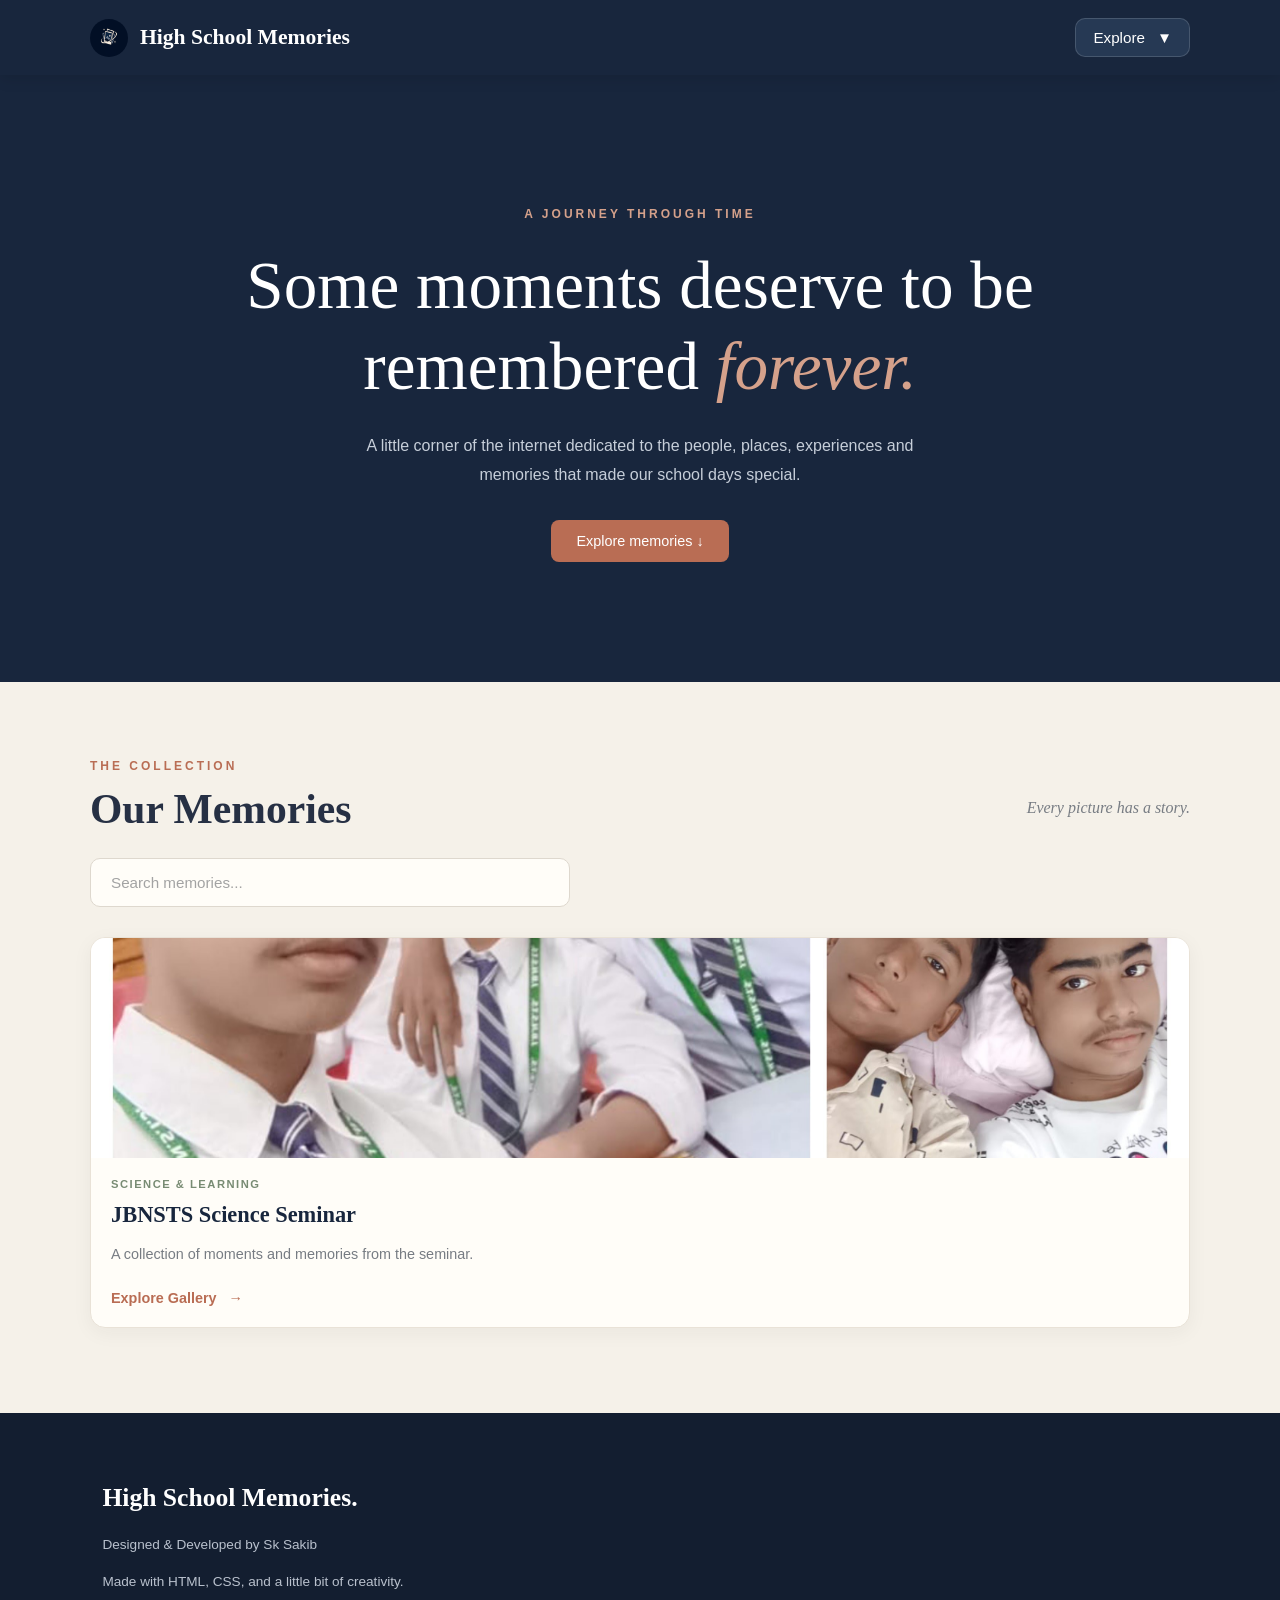
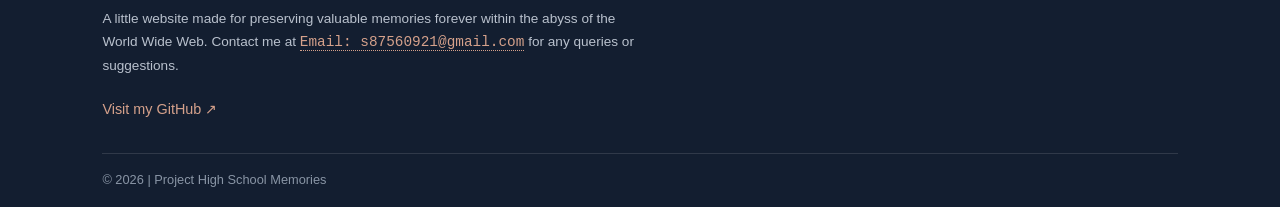
<file: index.html>
<!DOCTYPE html>
<html lang="en">

<head>
    <meta charset="UTF-8">
    <title>High School Memories</title>

    <meta name="description" content="Explore our high school memories, photographs and experiences.">
    <meta name="application-name" content="High School Memories">
    <meta property="og:site_name" content="High School Memories">
    <meta property="og:title" content="High School Memories">
    <meta property="og:url" content="https://skillfulquota.github.io/High-School-Memories/">

    <meta name="viewport" content="width=device-width, initial-scale=1.0">

    <link rel="stylesheet" href="style.css">
    <meta name="theme-color" content="#071B2D">
    <link rel="canonical" href="https://skillfulquota.github.io/High-School-Memories/">
    <script type="application/ld+json">
    {
    "@context": "https://schema.org",
    "@type": "WebSite",
    "name": "High School Memories",
    "alternateName": "High School Memories",
    "url": "https://skillfulquota.github.io/High-School-Memories/"
    }
    </script>
    <link rel="icon" type="image/ico" href="favicon/favicon.ico">
    <link rel="icon" type="image/png" sizes="32x32" href="favicon/favicon-32x32.png">
    <link rel="icon" type="image/png" sizes="16x16" href="favicon/favicon-16x16.png">

    <link rel="apple-touch-icon" sizes="180x180" href="favicon/apple-touch-icon.png">

    <link rel="manifest" href="favicon/site.webmanifest">
</head>

<body>

    <!-- Navigation -->
    <header class="navbar">

        <nav class="nav-container">

            <a href="#" class="brand">
                <img src="High School Memories Emblem.png" alt="Site logo">
                <span>High School Memories</span>
            </a>

            <!-- Dropdown menu -->
            <details class="dropdown">

                <summary>
                    <span>Explore</span>
                    <span class="arrow">▼</span>
                </summary>

                <div class="dropdown-menu">
                    <a href="#">Home</a>
                    <a href="#description">About</a>
                    <a href="#galleries">Galleries</a>
                    <a href="#footer">Credits</a>
                    <a href="privacy.html">Privacy & Complaints</a>
                    <a href="https://github.com/skillfulquota/High-School-Memories" target="_blank"
                        rel="noopener noreferrer">GitHub ↗</a>
                </div>

            </details>

        </nav>

    </header>


    <!-- Hero section -->
    <main>

        <section class="hero" id="description">

            <p class="eyebrow">A JOURNEY THROUGH TIME</p>

            <h1>Some moments deserve to be remembered <span>forever.</span></h1>

            <p class="hero-description">
                A little corner of the internet dedicated to the
                people, places, experiences and memories that made
                our school days special.
            </p>

            <a href="#galleries" class="hero-button">
                Explore memories ↓
            </a>

        </section>


        <!-- Gallery section -->
        <section class="gallery-section" id="galleries">

            <div class="section-heading">
                <div>
                    <p class="eyebrow">THE COLLECTION</p>
                    <h2>Our Memories</h2>
                </div>

                <p class="section-subtitle">
                    Every picture has a story.
                </p>
            </div>


            <!-- Search -->
            <div class="search-wrapper">

                <input type="search" id="searchInput" placeholder="Search memories..." aria-label="Search galleries"
                    oninput="searchGallery()">

            </div>


            <!-- Gallery cards -->
            <div class="gallery-grid">

                <article class="gallery-card">

                    <div class="gallery-image">
                        <img src="20241129_230634-COLLAGE.jpg" alt="Memories from the JBNSTS science seminar">
                    </div>

                    <div class="gallery-content">

                        <p class="card-category">SCIENCE & LEARNING</p>

                        <h3>JBNSTS Science Seminar</h3>

                        <p class="card-description">
                            A collection of moments and memories
                            from the seminar.
                        </p>

                        <a href="jbnsts-gall.html" class="gallery-link">
                            Explore Gallery <span>→</span>
                        </a>

                    </div>

                </article>

                <!-- Duplicate this article for more galleries -->

            </div>

            <p class="no-results" id="noResults">
                No matching memories found.
            </p>

        </section>

    </main>


    <!-- Footer -->
    <footer class="footer" id="footer">

        <div class="footer-content">

            <h3>High School Memories.</h3>

            <p>
                Designed & Developed by Sk Sakib
            </p>

            <p>
                Made with HTML, CSS, and a little bit of creativity.
            </p>

            <p class="footer-note">
                A little website made for preserving valuable
                memories forever within the abyss of the World Wide Web.
                Contact me at <span class="email"><a href="mailto:s87560921@gmail.com">Email:
                        s87560921@gmail.com</a></span> for any queries or suggestions.
            </p>

            <a href="https://github.com/skillfulquota/High-School-Memories" target="_blank" class="github-link">
                Visit my GitHub ↗
            </a>

        </div>

        <div class="copyright">
            © 2026 | Project High School Memories
        </div>

    </footer>


    <!-- Search functionality -->
    <script>

        function searchGallery() {

            const input = document
                .getElementById("searchInput")
                .value.toLowerCase();

            const cards = document.querySelectorAll(".gallery-card");

            let visibleCount = 0;

            cards.forEach(card => {

                const title = card
                    .querySelector("h3")
                    .textContent.toLowerCase();

                const description = card
                    .querySelector(".card-description")
                    .textContent.toLowerCase();

                const category = card
                    .querySelector(".card-category")
                    .textContent.toLowerCase();

                const match =
                    title.includes(input) ||
                    description.includes(input) ||
                    category.includes(input);

                card.style.display = match ? "" : "none";

                if (match) visibleCount++;

            });

            document.getElementById("noResults").style.display =
                visibleCount === 0 ? "block" : "none";

        }

    </script>

</body>

</html>
</file>
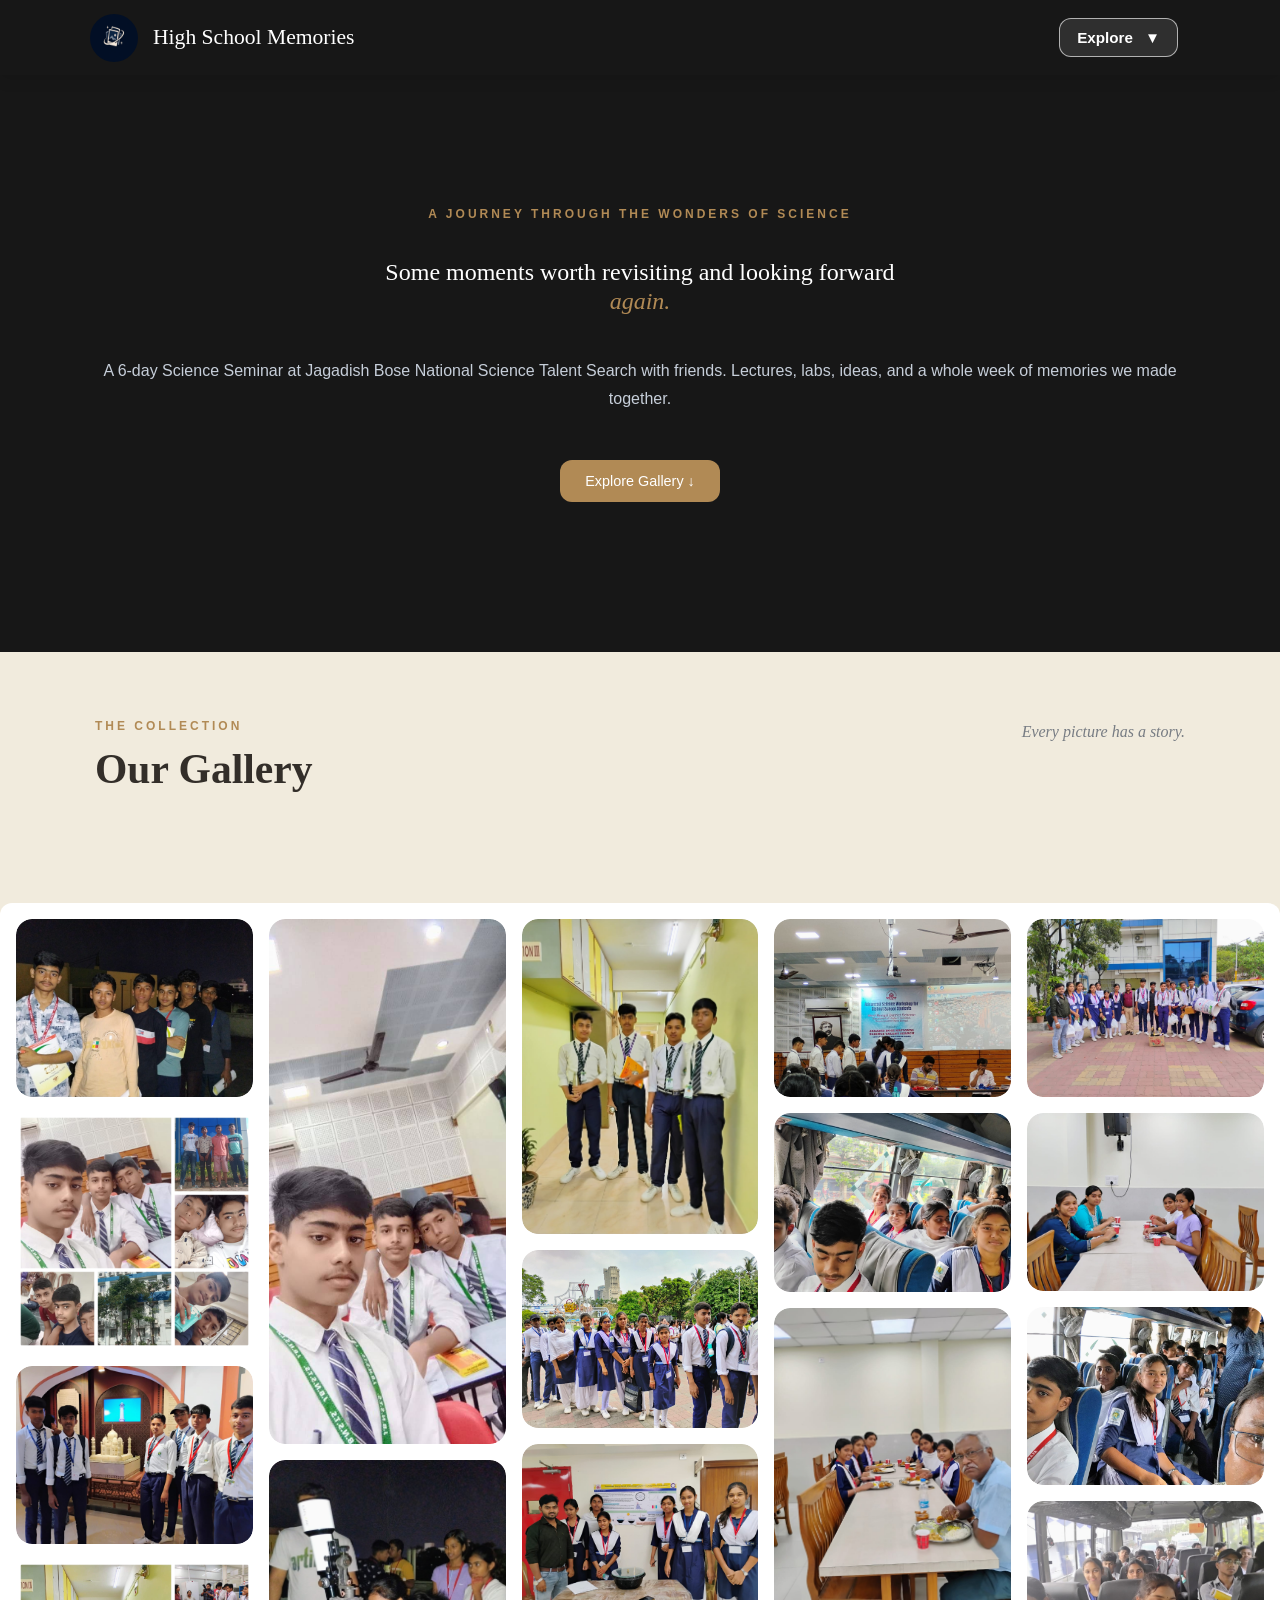
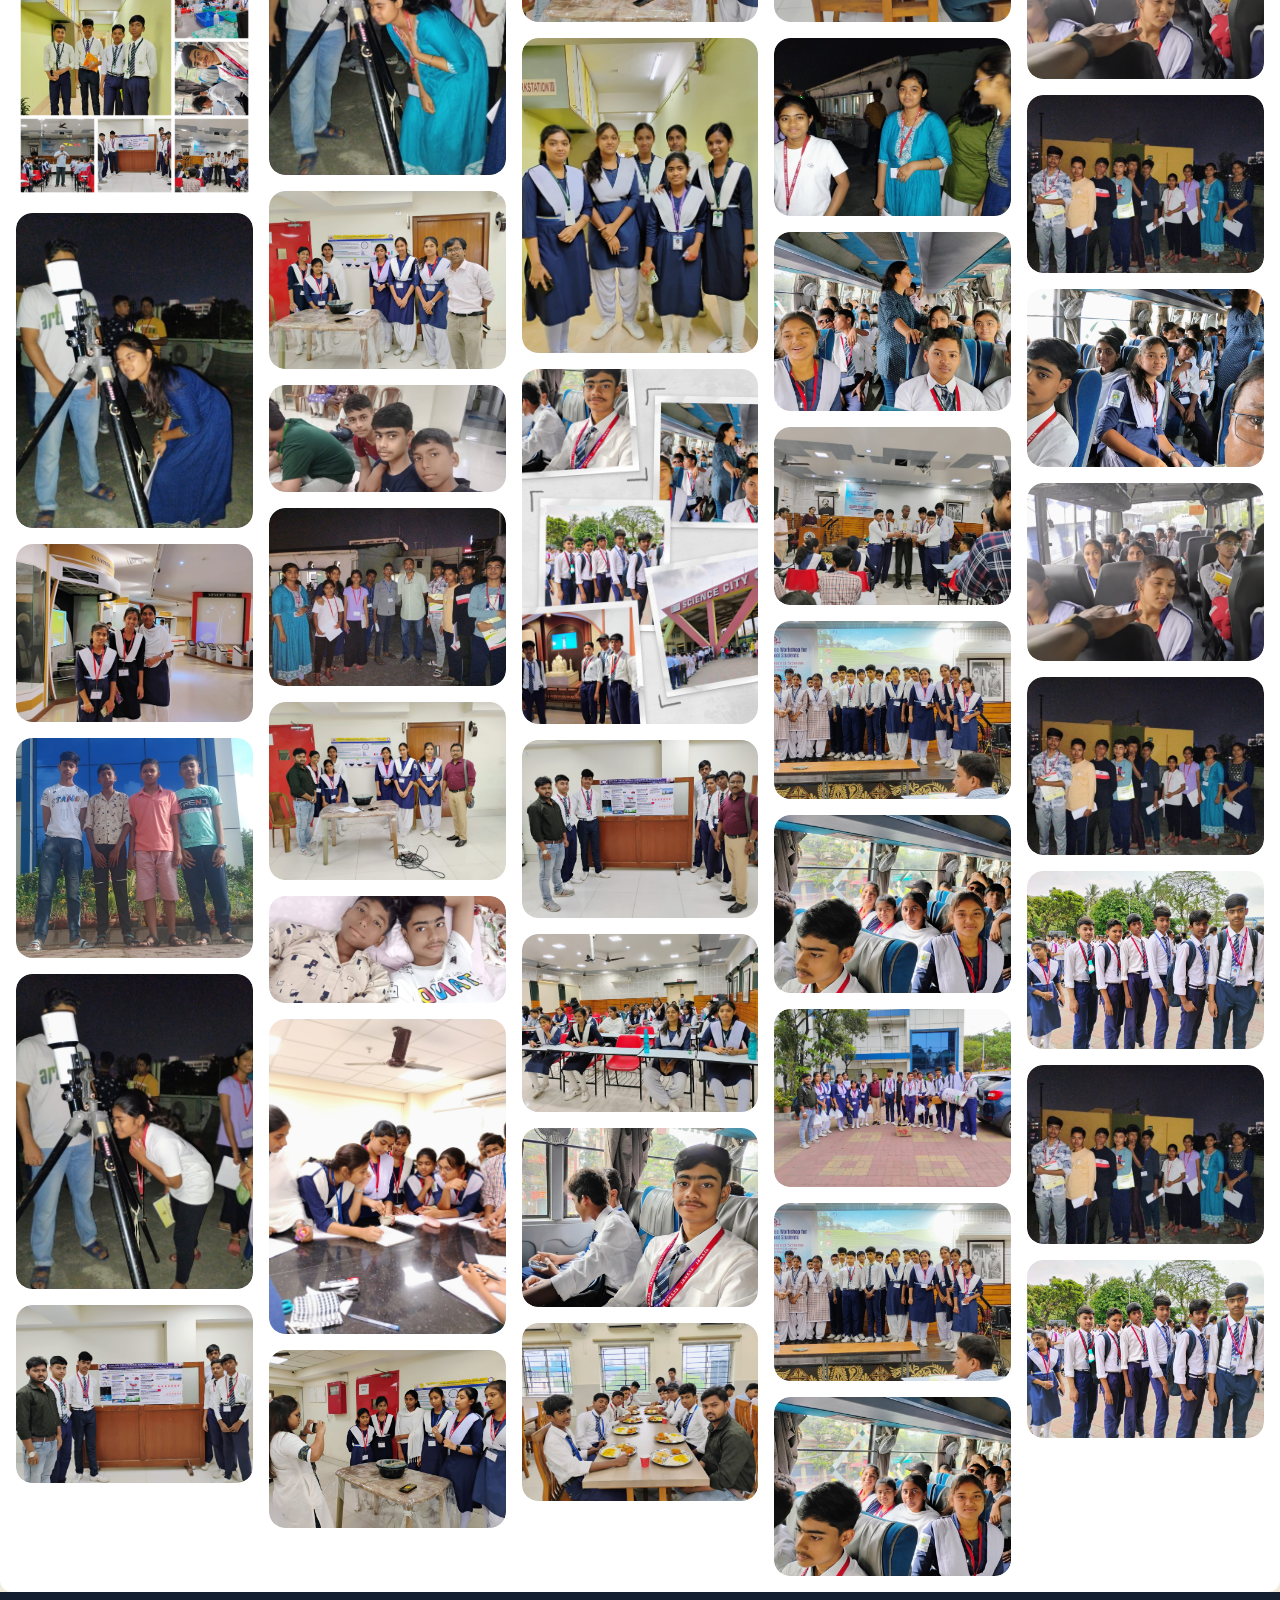
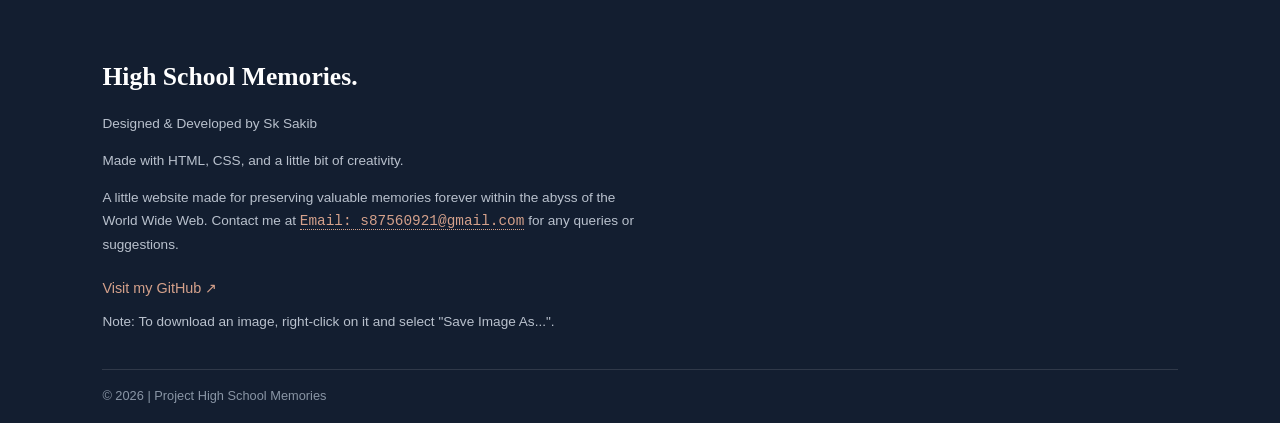
<file: jbnsts-gall copy.html>
<!DOCTYPE html>
<html lang="en">

<head>
    <meta charset="UTF-8">
    <meta name="viewport" content="width=device-width, initial-scale=1.0">
    <title>JBNSTS - Memories</title>
    <link rel="stylesheet" href="jbnsts-gall copy.css">
    <meta name="description" content="Hey there! Explore the gellery of our High School Memories. Let's make them unforgettable together.">
</head>

<body>
    <!--navbar section-->
    <header class="navbar">
        <nav class="navcontainer">
            <a href="#" class="brand">
                <img src="High School Memories Emblem.png" alt="sitelogo">
                <span>High School Memories</span>
            </a>
            <details class="dropdown">
                <summary>

                    <span>Explore </span>
                    <span class="arrow"> ▼</span>
                </summary>
                <div class="dropdwncontents">
                    <a href="index.html">Home</a>
                    <a href="#description">Description</a>
                    <a href="index.html#galleries">Galleries</a>
                    <a href="#footer">Credits</a>
                    <a href="privacy.html">Privacy & Complaints</a>
                    <a href="https://github.com/skillfulquota/High-School-Memories" target="_blank">Github ➹</a>
                </div>
            </details>
        </nav>
    </header>
    <main>
        <!-- about section -->
        <section class="about" id="description">
            <p class="eyebrow">A JOURNEY THROUGH THE WONDERS OF SCIENCE</p>
            <h1>Some moments worth revisiting and looking forward <span>again.</span></h1>
            <p class="about-desc">A 6-day Science Seminar at Jagadish Bose National Science Talent Search with friends.
                Lectures, labs, ideas, and a whole week of memories we made together.</p>
            <a href="#gallery-section">Explore Gallery <span class="xarrow">↓</span></a>
        </section>

        <!-- gallary section -->
        <section class="gallery-section" id="gallery-section">
            <div class="section-heading">
                <div>
                    <p class="eyebrow">THE COLLECTION</p>
                    <h2>Our Gallery</h2>
                </div>
                <p class="section-sub">Every picture has a story.</p>
            </div>
        </section>

        <section class="gallery-contents">
            <div class="masonry" id="masonry"></div>
        </section>
    </main>









    <footer class="footer" id="footer">

        <div class="footer-content">

            <h3>High School Memories.</h3>

            <p>
                Designed & Developed by Sk Sakib
            </p>

            <p>
                Made with HTML, CSS, and a little bit of creativity.
            </p>

            <p class="footer-note">
                A little website made for preserving valuable
                memories forever within the abyss of the World Wide Web.
                Contact me at <span class="email"><a href="mailto:s87560921@gmail.com">Email:
                        s87560921@gmail.com</a></span> for any queries or suggestions.
            </p>

            <a href="https://github.com/skillfulquota/High-School-Memories" target="_blank" class="github-link">
                Visit my GitHub ↗
            </a>
            <p>Note: To download an image, right-click on it and select "Save Image As...".</p>
        </div>

        <div class="copyright">
            © 2026 | Project High School Memories
        </div>

    </footer>






    <!-- script for images in div masonry -->


    <script>
        const images = ["IMG-20250318-WA0020.jpg", "20241129_230634-COLLAGE.jpg", "IMG-20250320-WA0009.jpg", "20250401_125228-COLLAGE.jpg", "IMG-20250318-WA0022.jpg", "IMG-20250320-WA0010.jpg", "IMG-20241027-WA0061.jpg", "IMG-20250318-WA0023.jpg", "IMG-20250321-WA0002(1).jpg", "IMG-20241027-WA0064~2.jpg", "IMG-20250318-WA0024.jpg", "IMG-20250321-WA0003.jpg", "IMG-20241027-WA0066.jpg", "IMG-20250318-WA0028.jpg", "IMG-20250321-WA0005.jpg", "IMG-20241027-WA0068.jpg", "IMG-20250319-WA0002.jpg", "IMG-20250321-WA0006.jpg", "IMG-20250318-WA0002.jpg", "IMG-20250320-WA0001.jpg", "IMG-20250321-WA0009.jpg", "IMG-20250318-WA0003.jpg", "IMG-20250320-WA0002-COLLAGE.jpg", "IMG-20250321-WA0012.jpg", "IMG-20250318-WA0007.jpg", "IMG-20250320-WA0002(1).jpg", "IMG-20250321-WA0013.jpg", "IMG-20250318-WA0008.jpg", "IMG-20250320-WA0003.jpg", "IMG-20250321-WA0015.jpg", "IMG-20250318-WA0012.jpg", "IMG-20250320-WA0004.jpg", "IMG-20250321-WA0020.jpg", "IMG-20250318-WA0014 (2).jpg", "IMG-20250320-WA0005 (2).jpg", "IMG-20250321-WA0021 (2).jpg", "IMG-20250318-WA0014.jpg", "IMG-20250320-WA0005.jpg", "IMG-20250321-WA0021.jpg", "IMG-20250318-WA0017.jpg", "IMG-20250320-WA0006 (2).jpg", "IMG-20250321-WA0023 (2).jpg", "IMG-20250318-WA0019 (2).jpg", "IMG-20250320-WA0006.jpg", "IMG-20250321-WA0023.jpg", "IMG-20250318-WA0019 (3).jpg", "IMG-20250320-WA0008 (2).jpg", "IMG-20250318-WA0019.jpg", "IMG-20250320-WA0008.jpg"];

        document.getElementById('masonry').innerHTML = images.map(f => `<div class="item"><img src="jbnsts/${encodeURI(f)}" loading="lazy"></div>`).join('');
    </script>
</body>

</html>
</file>
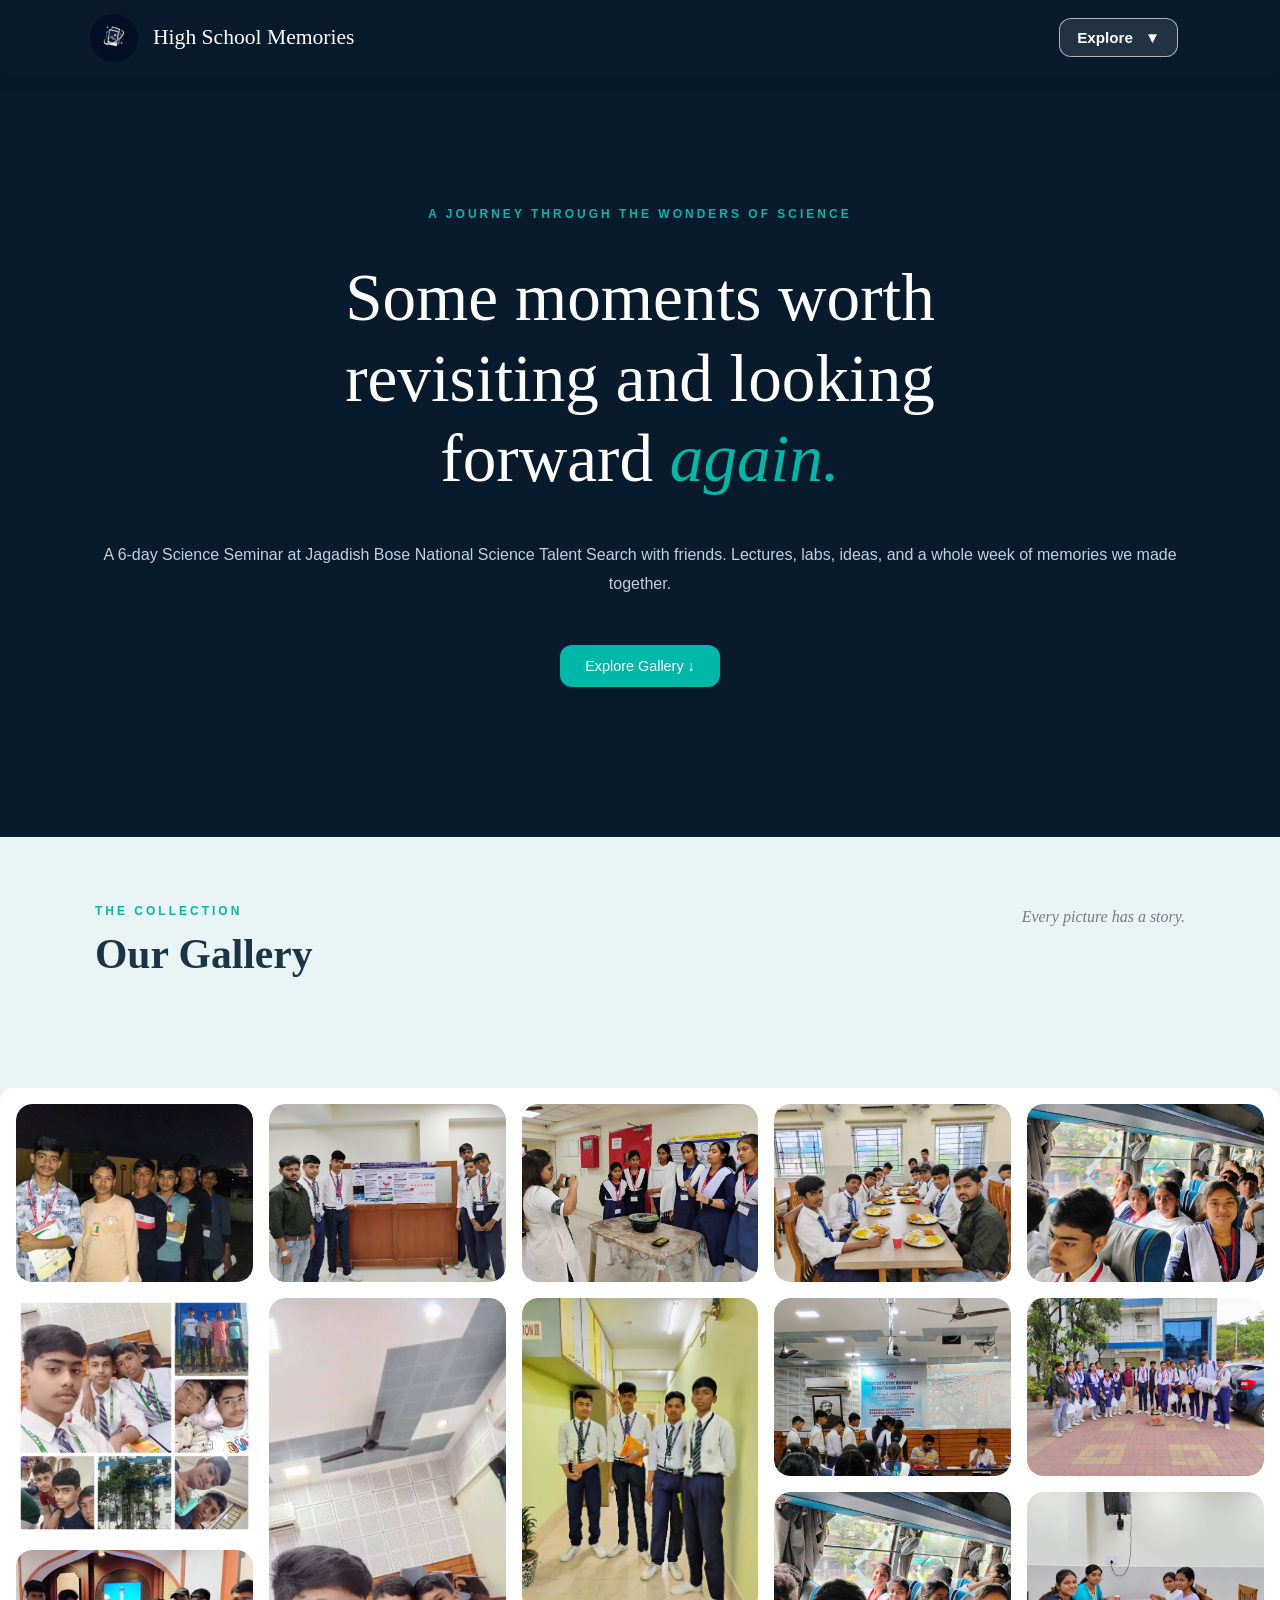
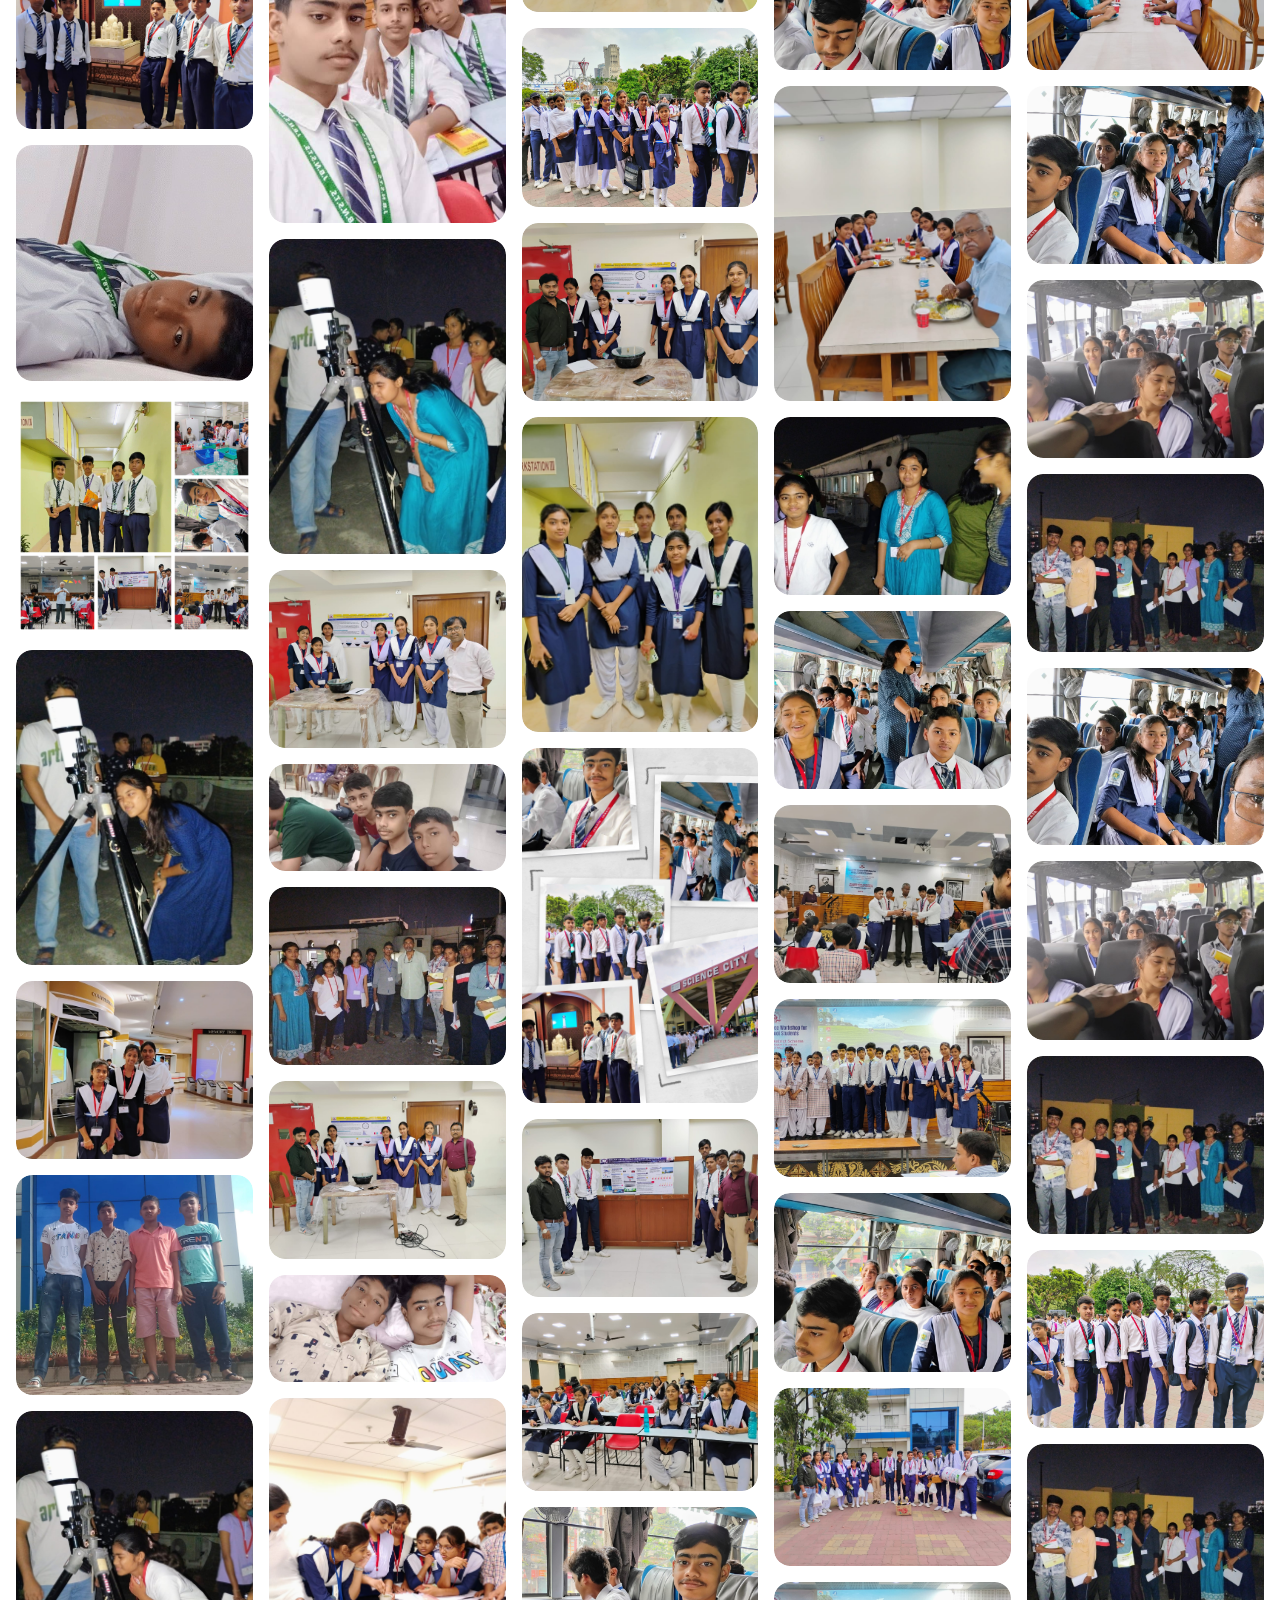
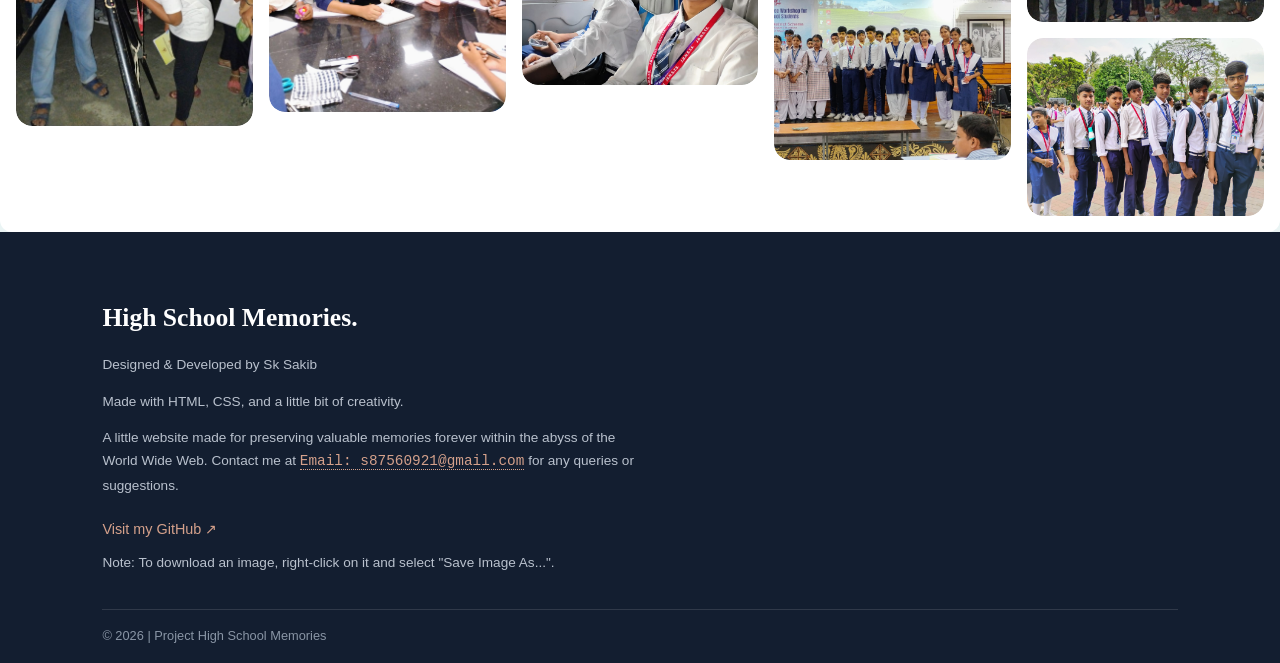
<file: jbnsts-gall.html>
<!DOCTYPE html>
<html lang="en">

<head>
    <meta charset="UTF-8">
    <meta name="viewport" content="width=device-width, initial-scale=1.0">
    <title>JBNSTS - Memories</title>
    <link rel="stylesheet" href="jbnsts-gall.css">
    <meta name="description"
        content="Hey there! Explore the gellery of our High School Memories. Let's make them unforgettable together.">
    <link rel="icon" type="image/ico" href="favicon/favicon.ico">
    <link rel="icon" type="image/png" sizes="32x32" href="favicon/favicon-32x32.png">
    <link rel="icon" type="image/png" sizes="16x16" href="favicon/favicon-16x16.png">

    <link rel="apple-touch-icon" sizes="180x180" href="favicon/apple-touch-icon.png">

    <link rel="manifest" href="favicon/site.webmanifest">
</head>

<body>
    <!--navbar section-->
    <header class="navbar">
        <nav class="navcontainer">
            <a href="#" class="brand">
                <img src="High School Memories Emblem.png" alt="sitelogo">
                <span>High School Memories</span>
            </a>
            <details class="dropdown">
                <summary>

                    <span>Explore </span>
                    <span class="arrow"> ▼</span>
                </summary>
                <div class="dropdwncontents">
                    <a href="index.html">Home</a>
                    <a href="#description">Description</a>
                    <a href="index.html#galleries">Galleries</a>
                    <a href="#footer">Credits</a>
                    <a href="privacy.html">Privacy & Complaints</a>
                    <a href="https://github.com/skillfulquota/High-School-Memories" target="_blank">Github ➹</a>
                </div>
            </details>
        </nav>
    </header>
    <main>
        <!-- about section -->
        <section class="about" id="description">
            <p class="eyebrow">A JOURNEY THROUGH THE WONDERS OF SCIENCE</p>
            <h1>Some moments worth revisiting and looking forward <span>again.</span></h1>
            <p class="about-desc">A 6-day Science Seminar at Jagadish Bose National Science Talent Search with friends.
                Lectures, labs, ideas, and a whole week of memories we made together.</p>
            <a href="#gallery-section">Explore Gallery <span class="xarrow">↓</span></a>
        </section>

        <!-- gallary section -->
        <section class="gallery-section" id="gallery-section">
            <div class="section-heading">
                <div>
                    <p class="eyebrow">THE COLLECTION</p>
                    <h2>Our Gallery</h2>
                </div>
                <p class="section-sub">Every picture has a story.</p>
            </div>
        </section>

        <section class="gallery-contents">
            <div class="masonry" id="masonry"></div>
        </section>
    </main>









    <footer class="footer" id="footer">

        <div class="footer-content">

            <h3>High School Memories.</h3>

            <p>
                Designed & Developed by Sk Sakib
            </p>

            <p>
                Made with HTML, CSS, and a little bit of creativity.
            </p>

            <p class="footer-note">
                A little website made for preserving valuable
                memories forever within the abyss of the World Wide Web.
                Contact me at <span class="email"><a href="mailto:s87560921@gmail.com">Email:
                        s87560921@gmail.com</a></span> for any queries or suggestions.
            </p>

            <a href="https://github.com/skillfulquota/High-School-Memories" target="_blank" class="github-link">
                Visit my GitHub ↗
            </a>
            <p>Note: To download an image, right-click on it and select "Save Image As...".</p>
        </div>

        <div class="copyright">
            © 2026 | Project High School Memories
        </div>

    </footer>






    <!-- script for images in div masonry -->


    <script>
        const images = ["IMG-20250318-WA0020.jpg", "20241129_230634-COLLAGE.jpg", "IMG-20250320-WA0009.jpg", "4F42310A-4B52-4BC9-AA43-9069FBF0897F_4_5005_c.jpeg", "20250401_125228-COLLAGE.jpg", "IMG-20250318-WA0022.jpg", "IMG-20250320-WA0010.jpg", "IMG-20241027-WA0061.jpg", "IMG-20250318-WA0023.jpg", "IMG-20250321-WA0002(1).jpg", "IMG-20241027-WA0064~2.jpg", "IMG-20250318-WA0024.jpg", "IMG-20250321-WA0003.jpg", "IMG-20241027-WA0066.jpg", "IMG-20250318-WA0028.jpg", "IMG-20250321-WA0005.jpg", "IMG-20241027-WA0068.jpg", "IMG-20250319-WA0002.jpg", "IMG-20250321-WA0006.jpg", "IMG-20250318-WA0002.jpg", "IMG-20250320-WA0001.jpg", "IMG-20250321-WA0009.jpg", "IMG-20250318-WA0003.jpg", "IMG-20250320-WA0002-COLLAGE.jpg", "IMG-20250321-WA0012.jpg", "IMG-20250318-WA0007.jpg", "IMG-20250320-WA0002(1).jpg", "IMG-20250321-WA0013.jpg", "IMG-20250318-WA0008.jpg", "IMG-20250320-WA0003.jpg", "IMG-20250321-WA0015.jpg", "IMG-20250318-WA0012.jpg", "IMG-20250320-WA0004.jpg", "IMG-20250321-WA0020.jpg", "IMG-20250318-WA0014 (2).jpg", "IMG-20250320-WA0005 (2).jpg", "IMG-20250321-WA0021 (2).jpg", "IMG-20250318-WA0014.jpg", "IMG-20250320-WA0005.jpg", "IMG-20250321-WA0021.jpg", "IMG-20250318-WA0017.jpg", "IMG-20250320-WA0006 (2).jpg", "IMG-20250321-WA0023 (2).jpg", "IMG-20250318-WA0019 (2).jpg", "IMG-20250320-WA0006.jpg", "IMG-20250321-WA0023.jpg", "IMG-20250318-WA0019 (3).jpg", "IMG-20250320-WA0008 (2).jpg", "IMG-20250318-WA0019.jpg", "IMG-20250320-WA0008.jpg"];

        document.getElementById('masonry').innerHTML = images.map(f => `<div class="item"><img src="jbnsts/${encodeURI(f)}" loading="lazy"></div>`).join('');
    </script>
</body>

</html>
</file>
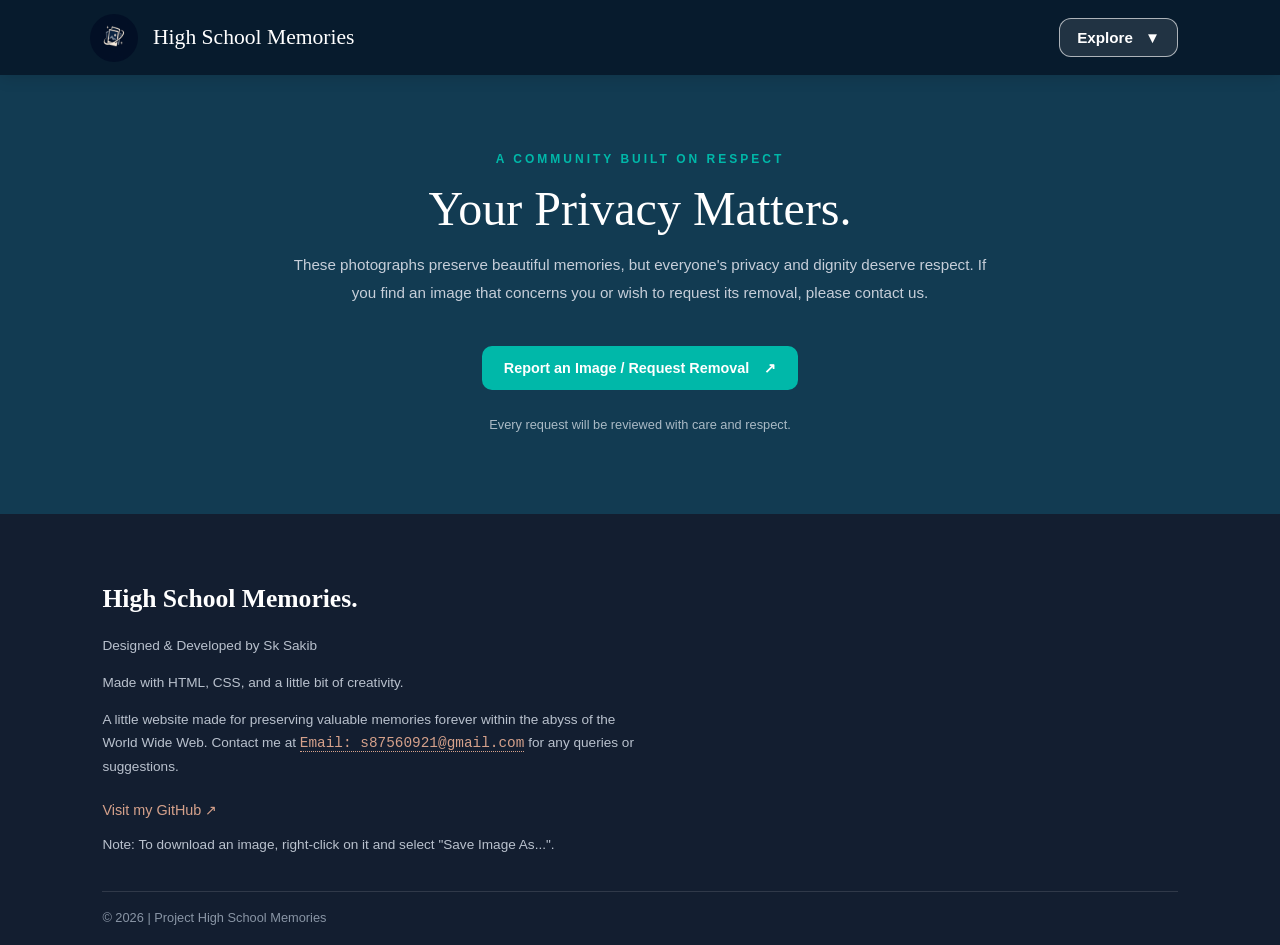
<file: privacy.html>
<!DOCTYPE html>
<html lang="en">

<head>
    <meta charset="UTF-8">
    <meta name="viewport" content="width=device-width, initial-scale=1.0">
    <title>High School Memories | Privacy & Complaints</title>
    <link rel="stylesheet" href="privacy.css">
</head>

<body>
    <!--navbar section-->
    <header class="navbar">
        <nav class="navcontainer">
            <a href="#" class="brand">
                <img src="High School Memories Emblem.png" alt="sitelogo">
                <span>High School Memories</span>
            </a>
            <details class="dropdown">
                <summary>

                    <span>Explore </span>
                    <span class="arrow"> ▼</span>
                </summary>
                <div class="dropdwncontents">
                    <a href="index.html">Home</a>
                    <a href="#about">Description</a>
                    <a href="index.html#galleries">Galleries</a>
                    <a href="#footer">Credits</a>
                    <a href="privacy.html">Privacy & Complaints</a>
                    <a href="https://github.com/skillfulquota/High-School-Memories" target="_blank">Github ➹</a>
                </div>
            </details>
        </nav>
    </header>
   
<!-- Privacy & Image Complaints Section -->
<section class="privacy-section" id="privacy">

    <div class="privacy-content">
        <p class="eyebrow">A COMMUNITY BUILT ON RESPECT</p>

        <h2>Your Privacy Matters.</h2>

        <p>
            These photographs preserve beautiful memories,
            but everyone's privacy and dignity deserve respect.
            If you find an image that concerns you or wish to
            request its removal, please contact us.
        </p>

        <a class="complaint-btn"
           href="mailto:s87560921@gmail.com?subject=Privacy%20%26%20Image%20Removal%20Request&body=Hello%2C%0A%0AI%20would%20like%20to%20report%20an%20image%20on%20High%20School%20Memories.%0A%0AImage%20name%20or%20link%3A%0AReason%20for%20complaint%3A%0A%0APlease%20review%20my%20request.%0A%0AThank%20you.">
           
            <span>Report an Image / Request Removal</span>
            <span>↗</span>
        </a>

        <p class="privacy-note">
            Every request will be reviewed with care and respect.
        </p>
    </div>

</section>










    <footer class="footer" id="footer">

        <div class="footer-content">

            <h3>High School Memories.</h3>

            <p>
                Designed & Developed by Sk Sakib
            </p>

            <p>
                Made with HTML, CSS, and a little bit of creativity.
            </p>

            <p class="footer-note">
                A little website made for preserving valuable
                memories forever within the abyss of the World Wide Web.
                Contact me at <span class="email"><a href="mailto:s87560921@gmail.com">Email:
                        s87560921@gmail.com</a></span> for any queries or suggestions.
            </p>

            <a href="https://github.com/skillfulquota/High-School-Memories" target="_blank" class="github-link">
                Visit my GitHub ↗
            </a>
            <p>Note: To download an image, right-click on it and select "Save Image As...".</p>
        </div>

        <div class="copyright">
            © 2026 | Project High School Memories
        </div>

    </footer>






   
</body>

</html>
</file>
<file: style.css>
/* =========================
   GLOBAL SETTINGS
========================= */

* {
    box-sizing: border-box;
}

html {
    scroll-behavior: smooth;
}

body {
    margin: 0;
    min-height: 100vh;

    display: flex;
    flex-direction: column;

    background: #f5f1e9;
    color: #263044;

    font-family: Arial, sans-serif;
}


/* =========================
   COLOR PALETTE
========================= */

:root {
    --navy: #18263d;
    --navy-light: #263954;
    --cream: #f5f1e9;
    --white: #fffdf8;
    --terracotta: #b96d54;
    --sage: #788b73;
    --text: #263044;
    --muted: #777c83;
}


/* =========================
   NAVIGATION
========================= */

.navbar {
    background: var(--navy);
    color: white;

    position: sticky;
    top: 0;
    z-index: 100;

    box-shadow: 0 3px 15px rgba(0, 0, 0, 0.12);
}

.nav-container {
    width: min(1100px, 92%);
    margin: auto;
    min-height: 75px;

    display: flex;
    align-items: center;
    justify-content: space-between;
    gap: 15px;
}

.brand {
    display: flex;
    align-items: center;
    gap: 12px;

    color: white;
    text-decoration: none;

    font-family: Georgia, serif;
    font-size: clamp(1rem, 3vw, 1.35rem);
    font-weight: bold;
}

.brand img {
    width: 38px;
    height: 38px;
    object-fit: cover;
    border-radius: 50%;
}


/* Dropdown */

.dropdown {
    position: relative;
}

.dropdown summary {
    list-style: none;
    cursor: pointer;

    display: flex;
    align-items: center;
    gap: 12px;

    padding: 10px 17px;

    background: var(--navy-light);
    border: 1px solid rgba(255,255,255,0.15);
    border-radius: 10px;

    font-size: 0.95rem;
    transition: background 0.3s;
}

.dropdown summary::-webkit-details-marker {
    display: none;
}

.dropdown summary:hover {
    background: var(--terracotta);
}

.arrow {
    transition: transform 0.3s;
}

.dropdown[open] .arrow {
    transform: rotate(180deg);
}

.dropdown-menu {
    position: absolute;
    top: calc(100% + 12px);
    right: 0;

    min-width: 190px;

    background: var(--white);
    border-radius: 12px;
    padding: 8px;

    box-shadow: 0 10px 30px rgba(0,0,0,0.18);

    display: flex;
    flex-direction: column;

    animation: dropdownFade 0.2s ease;
}

.dropdown-menu a {
    text-decoration: none;
    color: var(--text);

    padding: 12px;
    border-radius: 7px;

    font-size: 0.9rem;
    transition: background 0.2s, color 0.2s;
}

.dropdown-menu a:hover {
    background: #eee7dc;
    color: var(--terracotta);
}

@keyframes dropdownFade {
    from {
        opacity: 0;
        transform: translateY(-8px);
    }

    to {
        opacity: 1;
        transform: translateY(0);
    }
}


/* =========================
   HERO SECTION
========================= */

.hero {
    background: var(--navy);
    color: white;

    padding: clamp(65px, 12vw, 120px) 8%;
    text-align: center;

    position: relative;
}

.eyebrow {
    color: var(--terracotta);
    font-size: 0.75rem;
    font-weight: bold;
    letter-spacing: 3px;
}

.hero .eyebrow {
    color: #d5a18b;
}

.hero h1 {
    font-family: Georgia, serif;
    font-size: clamp(2.2rem, 6vw, 4.2rem);

    max-width: 800px;
    margin: 25px auto;

    line-height: 1.2;
    font-weight: normal;
}

.hero h1 span {
    color: #d5a18b;
    font-style: italic;
}

.hero-description {
    max-width: 580px;
    margin: 0 auto;

    color: #c6ced9;
    font-size: 1rem;
    line-height: 1.8;
}

.hero-button {
    display: inline-block;
    margin-top: 30px;

    padding: 13px 25px;

    background: var(--terracotta);
    color: white;

    border-radius: 8px;
    text-decoration: none;
    font-size: 0.9rem;

    transition: background 0.3s, transform 0.3s;
}

.hero-button:hover {
    background: #a85b43;
    transform: translateY(-3px);
}


/* =========================
   GALLERY SECTION
========================= */

.gallery-section {
    width: min(1100px, 90%);
    margin: auto;

    padding: 65px 0 85px;
}

.section-heading {
    display: flex;
    justify-content: space-between;
    align-items: end;
    flex-wrap: wrap;
    gap: 15px;

    margin-bottom: 25px;
}

.section-heading h2 {
    font-family: Georgia, serif;
    font-size: clamp(1.8rem, 4vw, 2.6rem);
    margin: 8px 0 0;
}

.section-subtitle {
    color: var(--muted);
    font-family: Georgia, serif;
    font-style: italic;
}


/* =========================
   SEARCH BAR
========================= */

.search-wrapper {
    margin-bottom: 30px;
}

#searchInput {
    width: 100%;
    max-width: 480px;

    padding: 15px 20px;

    border: 1px solid #ded8ce;
    border-radius: 10px;

    background: var(--white);
    color: var(--text);

    font-size: 0.95rem;

    outline: none;

    transition: border 0.3s, box-shadow 0.3s;
}

#searchInput:focus {
    border-color: var(--terracotta);
    box-shadow: 0 0 0 4px rgba(185, 109, 84, 0.12);
}

#searchInput::placeholder {
    color: #a3a3a3;
}


/* =========================
   GALLERY CARDS
========================= */

.gallery-grid {
    display: grid;
    grid-template-columns: repeat(auto-fit, minmax(min(100%, 280px), 1fr));
    gap: 25px;
}

.gallery-card {
    background: var(--white);
    border-radius: 15px;
    overflow: hidden;

    border: 1px solid #e9e2d7;

    box-shadow: 0 5px 20px rgba(30, 35, 45, 0.05);

    transition: transform 0.3s, box-shadow 0.3s;
}

.gallery-card:hover {
    transform: translateY(-6px);
    box-shadow: 0 12px 30px rgba(30, 35, 45, 0.12);
}

.gallery-image {
    width: 100%;
    height: 220px;
    overflow: hidden;
}

.gallery-image img {
    width: 100%;
    height: 100%;

    display: block;
    object-fit: cover;

    transition: transform 0.5s;
}

.gallery-card:hover img {
    transform: scale(1.06);
}

.gallery-content {
    padding: 20px;
}

.card-category {
    color: var(--sage);
    font-size: 0.7rem;
    font-weight: bold;
    letter-spacing: 1.5px;
    margin: 0 0 12px;
}

.gallery-content h3 {
    font-family: Georgia, serif;
    font-size: 1.4rem;

    color: var(--navy);
    margin: 0 0 10px;
}

.card-description {
    color: var(--muted);
    font-size: 0.9rem;
    line-height: 1.7;

    margin-bottom: 22px;
}

.gallery-link {
    display: inline-flex;
    align-items: center;
    gap: 12px;

    color: var(--terracotta);
    text-decoration: none;

    font-weight: bold;
    font-size: 0.9rem;

    transition: gap 0.3s, color 0.3s;
}

.gallery-link:hover {
    gap: 18px;
    color: var(--navy);
}

.no-results {
    display: none;
    color: var(--muted);
    text-align: center;
    padding: 25px;
}


/* =========================
   FOOTER
========================= */

.footer {
    margin-top: auto;

    background: #131e30;
    color: white;

    padding: 45px 8% 20px;
}

.footer-content {
    max-width: 1100px;
    margin: auto;
}

.footer-content h3 {
    font-family: Georgia, serif;
    font-size: 1.6rem;
    margin-bottom: 20px;
}

.footer-content p {
    color: #b9c1cd;
    font-size: 0.85rem;
    line-height: 1.7;
}

.footer-note {
    max-width: 550px;
}

.github-link {
    display: inline-block;
    margin-top: 10px;

    color: #d5a18b;
    text-decoration: none;

    font-size: 0.9rem;
}

.github-link:hover {
    text-decoration: underline;
}

.copyright {
    max-width: 1100px;
    margin: 35px auto 0;
    padding-top: 18px;

    border-top: 1px solid rgba(255,255,255,0.12);

    color: #8995a5;
    font-size: 0.8rem;
}

.email a {
    border-bottom: 1px dotted #d5a18b;
    color: #d5a18b;
    text-decoration: none;
    font-weight: lighter;
    font-size: 0.9rem;
    font-family: 'Courier New', Courier, monospace;
}

/* =========================
   MOBILE RESPONSIVENESS
========================= */

@media (max-width: 600px) {

    .nav-container {
        min-height: 65px;
    }

    .brand {
        font-size: 0.95rem;
        gap: 8px;
    }

    .brand img {
        width: 32px;
        height: 32px;
    }

    .dropdown summary {
        padding: 9px 12px;
        font-size: 0.85rem;
    }

    .hero {
        padding: 65px 7%;
    }

    .gallery-section {
        padding: 45px 0 60px;
    }

    .section-heading {
        align-items: start;
        flex-direction: column;
    }

    .gallery-image {
        height: 200px;
    }

    .footer {
        padding: 35px 7% 18px;
    }
}


/* Respect reduced-motion preferences */

@media (prefers-reduced-motion: reduce) {
    *,
    *::before,
    *::after {
        scroll-behavior: auto !important;
        animation-duration: 0.01ms !important;
        transition-duration: 0.01ms !important;
    }
}
</file>
<file: jbnsts-gall copy.css>
* {
    box-sizing: border-box;
}

html {
    scroll-behavior: smooth;
}

body {
    margin: 0;
    min-height: 100vh;

    display: flex;
    flex-direction: column;

    background-color: #EAF4F4;
    color: var(--surface);

    font-family: Arial, Helvetica, sans-serif;
}

/* Color pallets */
:root {
    --primary: #171717;
    --secondary: #38302B;
    --accent: #B18A55;
    --mutedaccent:#907146;
    --background: #F1EBDD;
    --surface: #FFFFFF;
    --text: #332E29;

}

/* Nav bar design */

.navbar {
    display: flex;
    flex-direction: row;
    align-items: center;
    top: 0;
    /* very imortant */
    position: sticky;
    box-shadow: 0 3px 15px rgba(0, 0, 0, 0.12);
    z-index: 100;
    background-color: var(--primary);

}

.navcontainer {
    width: min(1100px, 92%);
    margin: auto;
    min-height: 75px;

    display: flex;
    align-items: center;
    justify-content: space-between;
    gap: 15px;

}

.brand {
    display: flex;
    flex-direction: row;
    align-items: center;
    gap: 15px;
    color: white;
    text-decoration: none;
    font-family: Georgia, serif;
    font-size: clamp(1rem, 3vw, 1.35rem);
    white-space: nowrap;
}

.brand img {
    height: auto;
    width: clamp(2rem, 4vw, 3rem);
    object-fit: cover;
    border-radius: 50%;
}

.dropdown {
    position: relative;

}

.dropdown summary {
    display: flex;
    justify-content: space-around;
    align-items: center;

    font-family: arial;
    font-weight: bold;
    font-size: 0.95rem;
    cursor: pointer;
    gap: 12px;
    background-color: rgba(255, 255, 255, 0.107);
    border: #ffffffa1 solid 0.5px;
    padding: 10px 17px;
    border-radius: 12px;
    margin-right: 12px;
    transition: background 0.3s;
}

.dropdown summary:hover {
    background-color: var(--accent);
}

.dropdown summary::-webkit-details-marker {
    display: none;
}

.arrow {
    transition: 0.3s;
}

.dropdown[open] .arrow {
    transform: rotate(180deg);
}

.dropdwncontents {
    position: absolute;
    top: calc(100% + 12px);
    right: 0;
    display: flex;
    flex-direction: column;
    gap: 5px;

    background-color: white;
    min-width: 200px;

    padding: 5px 10px;
    border-radius: 15px;
    box-shadow: 0 10px 30px rgba(0, 0, 0, 0.18);

    animation: dropdownFade 0.2s ease-in;

}

.dropdwncontents a {
    text-decoration: none;
    color: var(--text);
    padding: 12px 10px;
    border-radius: 7px;

    font-size: 0.9rem;
    transition: background 0.2s, color 0.2s;

}

.dropdwncontents a:hover {
    background-color: rgba(181, 177, 177, 0.211);
    color: var(--accent);

}

@keyframes dropdownFade {
    from {
        opacity: 0;
        transform: translateY(-8px);
        transform: scale(0.65);
    }

    to {
        opacity: 1;
        transform: translateY(0);
        transform: scale(1.0);
    }
}

@media (max-width: 480px) {
    .brand {
        gap: 8px;
        font-size: 1rem;
    }
}



/* HERO SECTION */

main {
    background-color: var(--background);
}

.about {
    display: flex;
    flex-direction: column;
    align-items: center;
    justify-content: center;

    background-color: var(--primary);
    color: white;

    padding: clamp(65px, 12vw, 120px) 8%;
    position: relative;

    text-align: center;
}

.eyebrow {
    color: var(--accent);
    font-weight: bold;
    letter-spacing: 3px;
    font-size: 0.75rem;

}

.about h1 {
    color: var(--surface);
    font-family: Georgia, 'Times New Roman', Times, serif;
    font-size: clamp(2.2rem 12vw 7rem);

    max-width: 570px;
    margin: 25px auto;

    line-height: 1.2;
    font-weight: normal;

    text-align: center;
    overflow-wrap: break-word;

}

.about h1 span {
    color: var(--accent);
    font-style: italic;
}

.about .about-desc {
    color: #c6ced9;
    font: 1rem;
    line-height: 1.8;
    font-family: Arial, Helvetica, sans-serif;


}

.about a {
    text-decoration: none;
    color: var(--surface);
    background-color: var(--accent);
    font-size: 0.9rem;

    padding: 13px 25px;
    border-radius: 12px;
    margin: 30px auto;

    transition: transform 0.3s, background 0.3s;


}

.about a:hover {
    transform: translateY(-5px);
    background-color: var(--mutedaccent);
}

/* gallery section */

.gallery-section {
    width: min(1100px, 95%);
    margin: auto;
    background-color: var(--background);
    color: var(--text);
    padding: 55px 5px 85px;
}

.section-heading {
    display: flex;
    justify-content: space-between;
    text-align: left;

    flex-wrap: wrap;
    gap: 15px;

    margin-bottom: 25px;

}

.section-heading h2 {
    font-size: clamp(1.8rem, 4vw, 2.6rem);
    font-family: Georgia, 'Times New Roman', Times, serif;
    margin: 8px 0 0;
}

.section-heading .section-sub {
    font-family: Georgia, 'Times New Roman', Times, serif;
    font-style: italic;
    color: #777C83;
}



/* #Images Section */

.masonry {
    background-color: white;
    border-radius: 12px;
    column-count: 5;
    column-gap: 16px;
    padding: 16px;
}

.item {
    break-inside: avoid;
    margin-bottom: 16px;
    border-radius: 16px;
    overflow: hidden;
}

.item img {
    width: 100%;
    height: auto;
    display: block;
    border-radius: 16px;
    transition: transform 0.3s ease-in-out;
}


/* Responsive */
@media (max-width: 1200px) {
    .masonry {
        column-count: 4;
    }
}

@media (max-width: 900px) {
    .masonry {
        column-count: 3;
    }
}

@media (max-width: 600px) {
    .masonry {
        column-count: 2;
    }
}


.item img:hover {
    transform: scale(1.05);
}





/* #FOOTER */
.footer {
    margin-top: auto;

    background: #131e30;
    color: white;

    padding: 45px 8% 20px;
}

.footer-content {
    max-width: 1100px;
    margin: auto;
}

.footer-content h3 {
    font-family: Georgia, serif;
    font-size: 1.6rem;
    margin-bottom: 20px;
}

.footer-content p {
    color: #b9c1cd;
    font-size: 0.85rem;
    line-height: 1.7;
}

.footer-note {
    max-width: 550px;
}

.github-link {
    display: inline-block;
    margin-top: 10px;

    color: #d5a18b;
    text-decoration: none;

    font-size: 0.9rem;
}

.github-link:hover {
    text-decoration: underline;
}

.copyright {
    max-width: 1100px;
    margin: 35px auto 0;
    padding-top: 18px;

    border-top: 1px solid rgba(255, 255, 255, 0.12);

    color: #8995a5;
    font-size: 0.8rem;
}

.email a {
    border-bottom: 1px dotted #d5a18b;
    color: #d5a18b;
    text-decoration: none;
    font-weight: lighter;
    font-size: 0.9rem;
    font-family: 'Courier New', Courier, monospace;
}


/* =========================
   MOBILE RESPONSIVENESS
========================= */

@media (max-width: 600px) {

    .navcontainer {
        min-height: 65px;
    }

    .brand {
        font-size: 0.95rem;
        gap: 8px;
    }

    .brand img {
        width: 32px;
        height: 32px;
    }

    .dropdown summary {
        padding: 9px 12px;
        font-size: 0.85rem;
    }

    .about {
        padding: 65px 7%;
    }

    .gallery-section {
        padding: 45px 0 60px;
    }

    .section-heading {
        align-items: start;
        flex-direction: column;
    }

    .footer {
        padding: 35px 7% 18px;
    }
}


/* Respect reduced-motion preferences */

@media (prefers-reduced-motion: reduce) {

    *,
    *::before,
    *::after {
        scroll-behavior: auto !important;
        animation-duration: 0.01ms !important;
        transition-duration: 0.01ms !important;
    }
}
</file>
<file: jbnsts-gall.css>
* {
    box-sizing: border-box;
}

html {
    scroll-behavior: smooth;
}

body {
    margin: 0;
    min-height: 100vh;

    display: flex;
    flex-direction: column;

    background-color: #EAF4F4;
    color: var(--surface);

    font-family: Arial, Helvetica, sans-serif;
}

/* Color pallets */
:root {
    --primary: #071B2D;
    --secondary: #123B52;
    --accent: #00B8A9;
    --background: #EAF4F4;
    --surface: #FFFFFF;
    --text: #193548;

}

/* Nav bar design */

.navbar {
    display: flex;
    flex-direction: row;
    align-items: center;
    top: 0;
    /* very imortant */
    position: sticky;
    box-shadow: 0 3px 15px rgba(0, 0, 0, 0.12);
    z-index: 100;
    background-color: var(--primary);

}

.navcontainer {
    width: min(1100px, 92%);
    margin: auto;
    min-height: 75px;

    display: flex;
    align-items: center;
    justify-content: space-between;
    gap: 15px;

}

.brand {
    display: flex;
    flex-direction: row;
    align-items: center;
    gap: 15px;
    color: white;
    text-decoration: none;
    font-family: Georgia, serif;
    font-size: clamp(1rem, 3vw, 1.35rem);
    white-space: nowrap;
}

.brand img {
    height: auto;
    width: clamp(2rem, 4vw, 3rem);
    object-fit: cover;
    border-radius: 50%;
}

.dropdown {
    position: relative;

}

.dropdown summary {
    display: flex;
    justify-content: space-around;
    align-items: center;

    font-family: arial;
    font-weight: bold;
    font-size: 0.95rem;
    cursor: pointer;
    gap: 12px;
    background-color: rgba(255, 255, 255, 0.107);
    border: #ffffffa1 solid 0.5px;
    padding: 10px 17px;
    border-radius: 12px;
    margin-right: 12px;
    transition: background 0.3s;
}

.dropdown summary:hover {
    background-color: var(--accent);
}

.dropdown summary::-webkit-details-marker {
    display: none;
}

.arrow {
    transition: 0.3s;
}

.dropdown[open] .arrow {
    transform: rotate(180deg);
}

.dropdwncontents {
    position: absolute;
    top: calc(100% + 12px);
    right: 0;
    display: flex;
    flex-direction: column;
    gap: 5px;

    background-color: white;
    min-width: 200px;

    padding: 5px 10px;
    border-radius: 15px;
    box-shadow: 0 10px 30px rgba(0, 0, 0, 0.18);

    animation: dropdownFade 0.2s ease-in;

}

.dropdwncontents a {
    text-decoration: none;
    color: var(--text);
    padding: 12px 10px;
    border-radius: 7px;

    font-size: 0.9rem;
    transition: background 0.2s, color 0.2s;

}

.dropdwncontents a:hover {
    background-color: rgba(181, 177, 177, 0.211);
    color: var(--accent);

}

@keyframes dropdownFade {
    from {
        opacity: 0;
        transform: translateY(-8px);
        transform: scale(0.65);
    }

    to {
        opacity: 1;
        transform: translateY(0);
        transform: scale(1.0);
    }
}

@media (max-width: 480px) {
    .brand {
        gap: 8px;
        font-size: 1rem;
    }
}



/* HERO SECTION */
main {
    background-color: var(--background);
}

.about {
    display: flex;
    flex-direction: column;
    align-items: center;
    justify-content: center;

    background-color: var(--primary);
    color: white;

    padding: clamp(65px, 12vw, 120px) 8%;
    position: relative;

    text-align: center;
}

.eyebrow {
    color: var(--accent);
    font-weight: bold;
    letter-spacing: 3px;
    font-size: 0.75rem;

}

.about h1 {
    color: var(--surface);
    font-family: Georgia, 'Times New Roman', Times, serif;
    font-size: clamp(2.2rem, 6vw, 4.2rem);

    max-width: 800px;
    margin: 25px auto;

    line-height: 1.2;
    font-weight: normal;

    text-align: center;
    overflow-wrap: break-word;

}

.about h1 span {
    color: var(--accent);
    font-style: italic;
}

.about .about-desc {
    color: #c6ced9;
    font: 1rem;
    line-height: 1.8;
    font-family: Arial, Helvetica, sans-serif;


}

.about a {
    text-decoration: none;
    color: var(--surface);
    background-color: var(--accent);
    font-size: 0.9rem;

    padding: 13px 25px;
    border-radius: 12px;
    margin: 30px auto;

    transition: transform 0.3s, background 0.3s;


}

.about a:hover {
    transform: translateY(-5px);
    background-color: #068c81;
}

/* gallery section */

.gallery-section {
    width: min(1100px, 95%);
    margin: auto;
    background-color: var(--background);
    color: var(--text);
    padding: 55px 5px 85px;
}

.section-heading {
    display: flex;
    justify-content: space-between;
    text-align: left;

    flex-wrap: wrap;
    gap: 15px;

    margin-bottom: 25px;

}

.section-heading h2 {
    font-size: clamp(1.8rem, 4vw, 2.6rem);
    font-family: Georgia, 'Times New Roman', Times, serif;
    margin: 8px 0 0;
}

.section-heading .section-sub {
    font-family: Georgia, 'Times New Roman', Times, serif;
    font-style: italic;
    color: #777C83;
}



/* #Images Section */

.masonry {
    background-color: white;
    border-radius: 12px;
    column-count: 5;
    column-gap: 16px;
    padding: 16px;
}

.item {
    break-inside: avoid;
    margin-bottom: 16px;
    border-radius: 16px;
    overflow: hidden;
}

.item img {
    width: 100%;
    height: auto;
    display: block;
    border-radius: 16px;
    transition: transform 0.3s ease-in-out;
}


/* Responsive */
@media (max-width: 1200px) {
    .masonry {
        column-count: 4;
    }
}

@media (max-width: 900px) {
    .masonry {
        column-count: 3;
    }
}

@media (max-width: 600px) {
    .masonry {
        column-count: 2;
    }
}


.item img:hover {
    transform: scale(1.05);
}





/* #FOOTER */
.footer {
    margin-top: auto;

    background: #131e30;
    color: white;

    padding: 45px 8% 20px;
}

.footer-content {
    max-width: 1100px;
    margin: auto;
}

.footer-content h3 {
    font-family: Georgia, serif;
    font-size: 1.6rem;
    margin-bottom: 20px;
}

.footer-content p {
    color: #b9c1cd;
    font-size: 0.85rem;
    line-height: 1.7;
}

.footer-note {
    max-width: 550px;
}

.github-link {
    display: inline-block;
    margin-top: 10px;

    color: #d5a18b;
    text-decoration: none;

    font-size: 0.9rem;
}

.github-link:hover {
    text-decoration: underline;
}

.copyright {
    max-width: 1100px;
    margin: 35px auto 0;
    padding-top: 18px;

    border-top: 1px solid rgba(255, 255, 255, 0.12);

    color: #8995a5;
    font-size: 0.8rem;
}

.email a {
    border-bottom: 1px dotted #d5a18b;
    color: #d5a18b;
    text-decoration: none;
    font-weight: lighter;
    font-size: 0.9rem;
    font-family: 'Courier New', Courier, monospace;
}


/* =========================
   MOBILE RESPONSIVENESS
========================= */

@media (max-width: 600px) {

    .navcontainer {
        min-height: 65px;
    }

    .brand {
        font-size: 0.95rem;
        gap: 8px;
    }

    .brand img {
        width: 32px;
        height: 32px;
    }

    .dropdown summary {
        padding: 9px 12px;
        font-size: 0.85rem;
    }

    .about {
        padding: 65px 7%;
    }

    .gallery-section {
        padding: 45px 0 60px;
    }

    .section-heading {
        align-items: start;
        flex-direction: column;
    }

    .footer {
        padding: 35px 7% 18px;
    }
}


/* Respect reduced-motion preferences */

@media (prefers-reduced-motion: reduce) {

    *,
    *::before,
    *::after {
        scroll-behavior: auto !important;
        animation-duration: 0.01ms !important;
        transition-duration: 0.01ms !important;
    }
}
</file>
<file: privacy.css>
* {
    box-sizing: border-box;
}

html {
    scroll-behavior: smooth;
}

body {
    margin: 0;
    min-height: 100vh;

    display: flex;
    flex-direction: column;

    background-color: #EAF4F4;
    color: var(--surface);

    font-family: Arial, Helvetica, sans-serif;
}

/* Color pallets */
:root {
    --primary: #071B2D;
    --secondary: #123B52;
    --accent: #00B8A9;
    --background: #EAF4F4;
    --surface: #FFFFFF;
    --text: #193548;

}

/* Nav bar design */

.navbar {
    display: flex;
    flex-direction: row;
    align-items: center;
    position: sticky;
    box-shadow: 0 3px 15px rgba(0, 0, 0, 0.12);
    z-index: 100;
    background-color: var(--primary);
    top: 0;

}

.navcontainer {
    width: min(1100px, 92%);
    margin: auto;
    min-height: 75px;

    display: flex;
    align-items: center;
    justify-content: space-between;
    gap: 15px;

}

.brand {
    display: flex;
    flex-direction: row;
    align-items: center;
    gap: 15px;
    color: white;
    text-decoration: none;
    font-family: Georgia, serif;
    font-size: clamp(1rem, 3vw, 1.35rem);
    white-space: nowrap;
}

.brand img {
    height: auto;
    width: clamp(2rem, 4vw, 3rem);
    object-fit: cover;
    border-radius: 50%;
}

.dropdown {
    position: relative;

}

.dropdown summary {
    display: flex;
    justify-content: space-around;
    align-items: center;

    font-family: arial;
    font-weight: bold;
    font-size: 0.95rem;
    cursor: pointer;
    gap: 12px;
    background-color: rgba(255, 255, 255, 0.107);
    border: #ffffffa1 solid 0.5px;
    padding: 10px 17px;
    border-radius: 12px;
    margin-right: 12px;
    transition: background 0.3s;
}

.dropdown summary:hover {
    background-color: var(--accent);
}

.dropdown summary::-webkit-details-marker {
    display: none;
}

.arrow {
    transition: 0.3s;
}

.dropdown[open] .arrow {
    transform: rotate(180deg);
}

.dropdwncontents {
    position: absolute;
    top: calc(100% + 12px);
    right: 0;
    display: flex;
    flex-direction: column;
    gap: 5px;

    background-color: white;
    min-width: 200px;

    padding: 5px 10px;
    border-radius: 15px;
    box-shadow: 0 10px 30px rgba(0, 0, 0, 0.18);

    animation: dropdownFade 0.2s ease-in;

}

.dropdwncontents a {
    text-decoration: none;
    color: var(--text);
    padding: 12px 10px;
    border-radius: 7px;

    font-size: 0.9rem;
    transition: background 0.2s, color 0.2s;

}

.dropdwncontents a:hover,
.dropdown a.active {
    background-color: rgba(181, 177, 177, 0.211);
    color: var(--accent);

}

@keyframes dropdownFade {
    from {
        opacity: 0;
        transform: translateY(-8px);
        transform: scale(0.65);
    }

    to {
        opacity: 1;
        transform: translateY(0);
        transform: scale(1.0);
    }
}

@media (max-width: 480px) {
    .brand {
        gap: 8px;
        font-size: 1rem;
    }
}



/* HERO SECTION */

.about {
    display: flex;
    flex-direction: column;
    align-items: center;
    justify-content: center;

    background-color: var(--primary);
    color: white;

    padding: clamp(65px, 12vw, 120px) 8%;
    position: relative;

    text-align: center;
}

.eyebrow {
    color: var(--accent);
    font-weight: bold;
    letter-spacing: 3px;
    font-size: 0.75rem;

}

.about h1 {
    color: var(--surface);
    font-family: Georgia, 'Times New Roman', Times, serif;
    font-size: clamp(2.2rem 12vw 7rem);

    max-width: 570px;
    margin: 25px auto;

    line-height: 1.2;
    font-weight: normal;

    text-align: center;
    overflow-wrap: break-word;

}

.about h1 span {
    color: var(--accent);
    font-style: italic;
}

.about .about-desc {
    color: #c6ced9;
    font: 1rem;
    line-height: 1.8;
    font-family: Arial, Helvetica, sans-serif;


}

.about a {
    text-decoration: none;
    color: var(--surface);
    background-color: var(--accent);
    font-size: 0.9rem;

    padding: 13px 25px;
    border-radius: 12px;
    margin: 30px auto;

    transition: transform 0.3s, background 0.3s;


}

.about a:hover {
    transform: translateY(-5px);
    background-color: #068c81;
}

/* gallery section */

.gallery-section {
    width: min(1100px, 95%);
    margin: auto;
    background-color: var(--background);
    color: var(--text);
    padding: 55px 5px 85px;
}

.section-heading {
    display: flex;
    justify-content: space-between;
    text-align: left;

    flex-wrap: wrap;
    gap: 15px;

    margin-bottom: 25px;

}

.section-heading h2 {
    font-size: clamp(1.8rem, 4vw, 2.6rem);
    font-family: Georgia, 'Times New Roman', Times, serif;
    margin: 8px 0 0;
}

.section-heading .section-sub {
    font-family: Georgia, 'Times New Roman', Times, serif;
    font-style: italic;
    color: #777C83;
}



/* #Images Section */

.masonry {
  column-count: 5;
  column-gap: 16px;
  padding: 16px;
}

.item {
  break-inside: avoid; 
  margin-bottom: 16px;
  border-radius: 16px;
  overflow: hidden;
}

.item img {
  width: 100%;
  height: auto;
  display: block;
  border-radius: 16px;
  transition: transform 0.3s ease-in-out;
}


/* Responsive */
@media (max-width: 1200px) { .masonry { column-count: 4; } }
@media (max-width: 900px)  { .masonry { column-count: 3; } }
@media (max-width: 600px)  { .masonry { column-count: 2; } }


.item img:hover {
    transform: scale(1.05);
}





/* #FOOTER */
.footer {
    margin-top: auto;

    background: #131e30;
    color: white;

    padding: 45px 8% 20px;
}

.footer-content {
    max-width: 1100px;
    margin: auto;
}

.footer-content h3 {
    font-family: Georgia, serif;
    font-size: 1.6rem;
    margin-bottom: 20px;
}

.footer-content p {
    color: #b9c1cd;
    font-size: 0.85rem;
    line-height: 1.7;
}

.footer-note {
    max-width: 550px;
}

.github-link {
    display: inline-block;
    margin-top: 10px;

    color: #d5a18b;
    text-decoration: none;

    font-size: 0.9rem;
}

.github-link:hover {
    text-decoration: underline;
}

.copyright {
    max-width: 1100px;
    margin: 35px auto 0;
    padding-top: 18px;

    border-top: 1px solid rgba(255, 255, 255, 0.12);

    color: #8995a5;
    font-size: 0.8rem;
}

.email a {
    border-bottom: 1px dotted #d5a18b;
    color: #d5a18b;
    text-decoration: none;
    font-weight: lighter;
    font-size: 0.9rem;
    font-family: 'Courier New', Courier, monospace;
}


/* =========================
   MOBILE RESPONSIVENESS
========================= */

@media (max-width: 600px) {

    .navcontainer {
        min-height: 65px;
    }

    .brand {
        font-size: 0.95rem;
        gap: 8px;
    }

    .brand img {
        width: 32px;
        height: 32px;
    }

    .dropdown summary {
        padding: 9px 12px;
        font-size: 0.85rem;
    }

    .about {
        padding: 65px 7%;
    }

    .gallery-section {
        padding: 45px 0 60px;
    }

    .section-heading {
        align-items: start;
        flex-direction: column;
    }

    .footer {
        padding: 35px 7% 18px;
    }
}


/* Respect reduced-motion preferences */

@media (prefers-reduced-motion: reduce) {
    *,
    *::before,
    *::after {
        scroll-behavior: auto !important;
        animation-duration: 0.01ms !important;
        transition-duration: 0.01ms !important;
    }
}




/* PRIVACY & IMAGE COMPLAINTS */

.privacy-section {
    background: #123B52;
    color: white;
    padding: 65px 8%;
    text-align: center;
}

.privacy-content {
    max-width: 700px;
    margin: auto;
}

.privacy-content h2 {
    font-family: Georgia, 'Times New Roman', serif;
    font-size: clamp(2rem, 5vw, 3rem);
    font-weight: normal;
    margin: 15px 0;
}

.privacy-content > p:not(.eyebrow) {
    color: #c6ced9;
    font-size: 0.95rem;
    line-height: 1.8;
}

.complaint-btn {
    display: inline-flex;
    align-items: center;
    gap: 15px;
    margin: 25px auto 10px;
    padding: 14px 22px;
    border-radius: 10px;

    background: #00B8A9;
    color: white;
    text-decoration: none;
    font-size: 0.9rem;
    font-weight: bold;

    transition: 0.3s ease;
}

.complaint-btn:hover {
    background: #068c81;
    transform: translateY(-4px);
}

.privacy-note {
    font-size: 0.8rem !important;
    color: #aabac5 !important;
}
</file>
